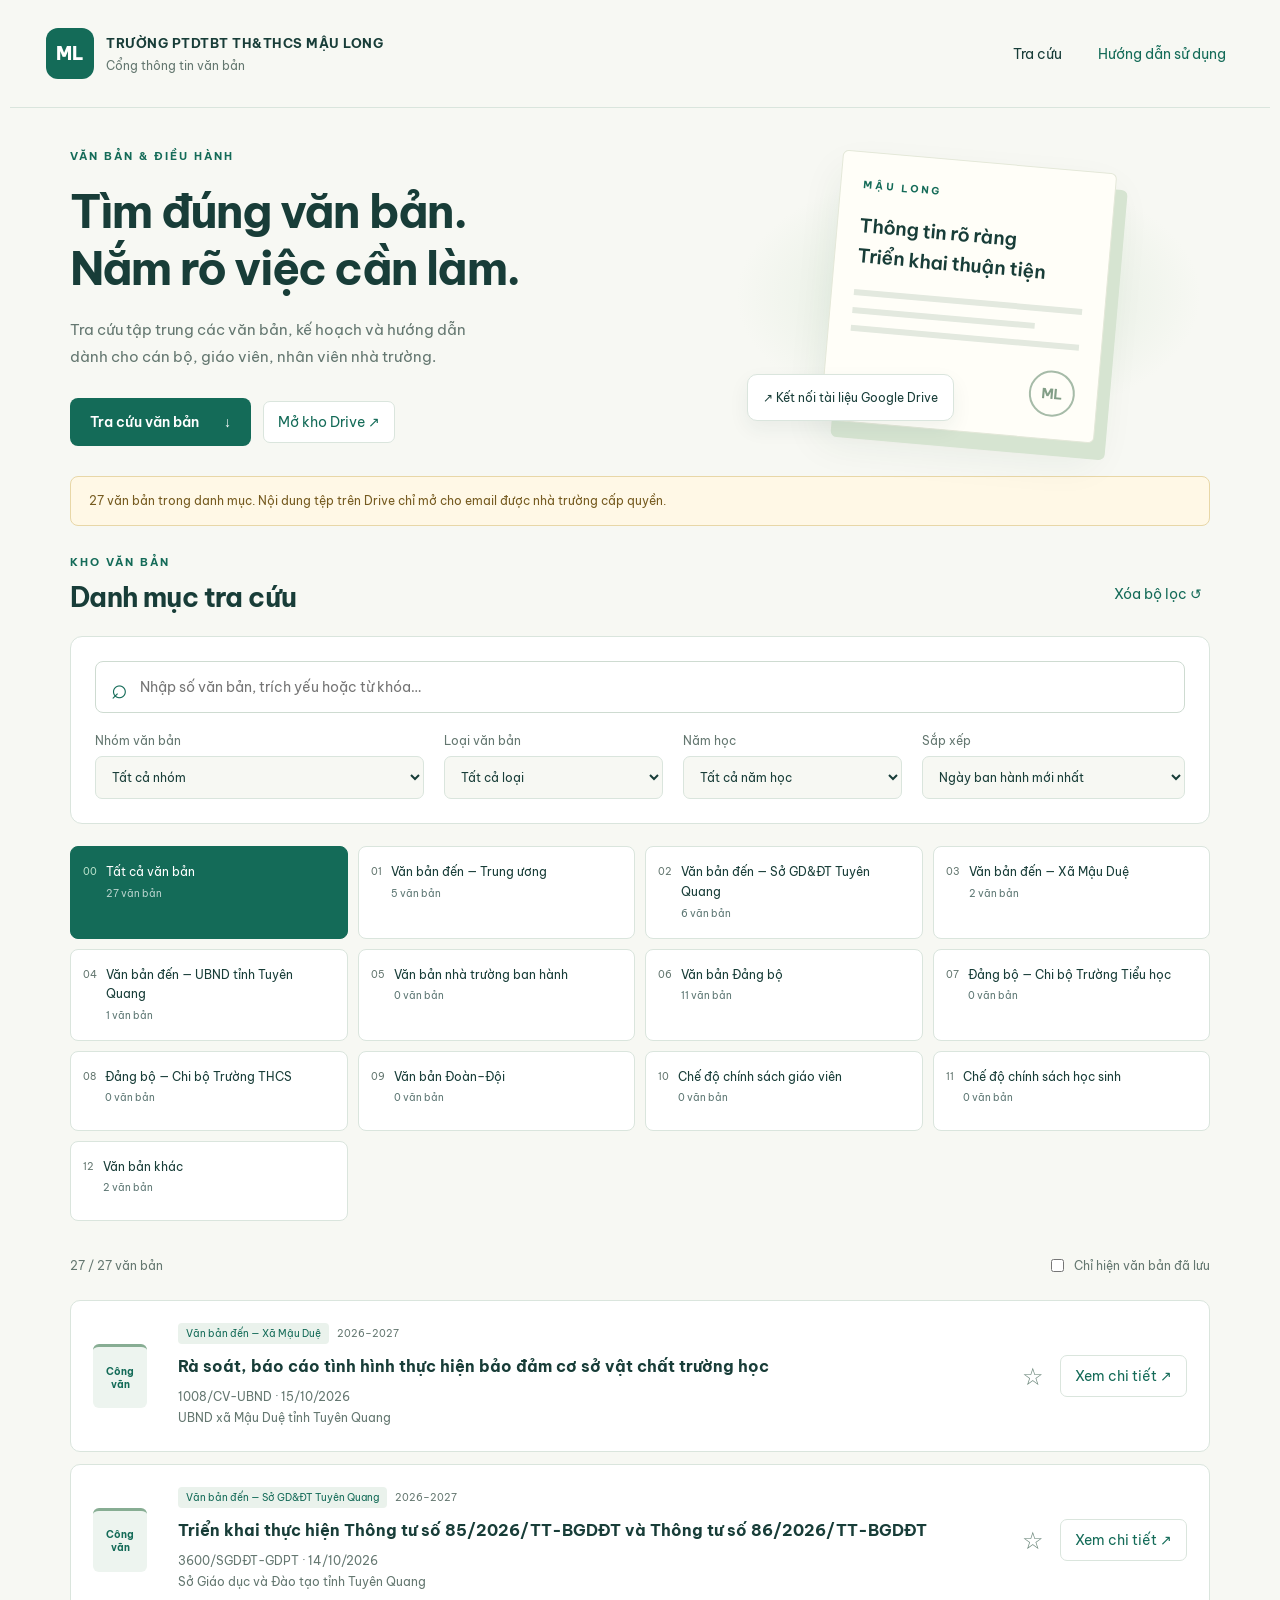
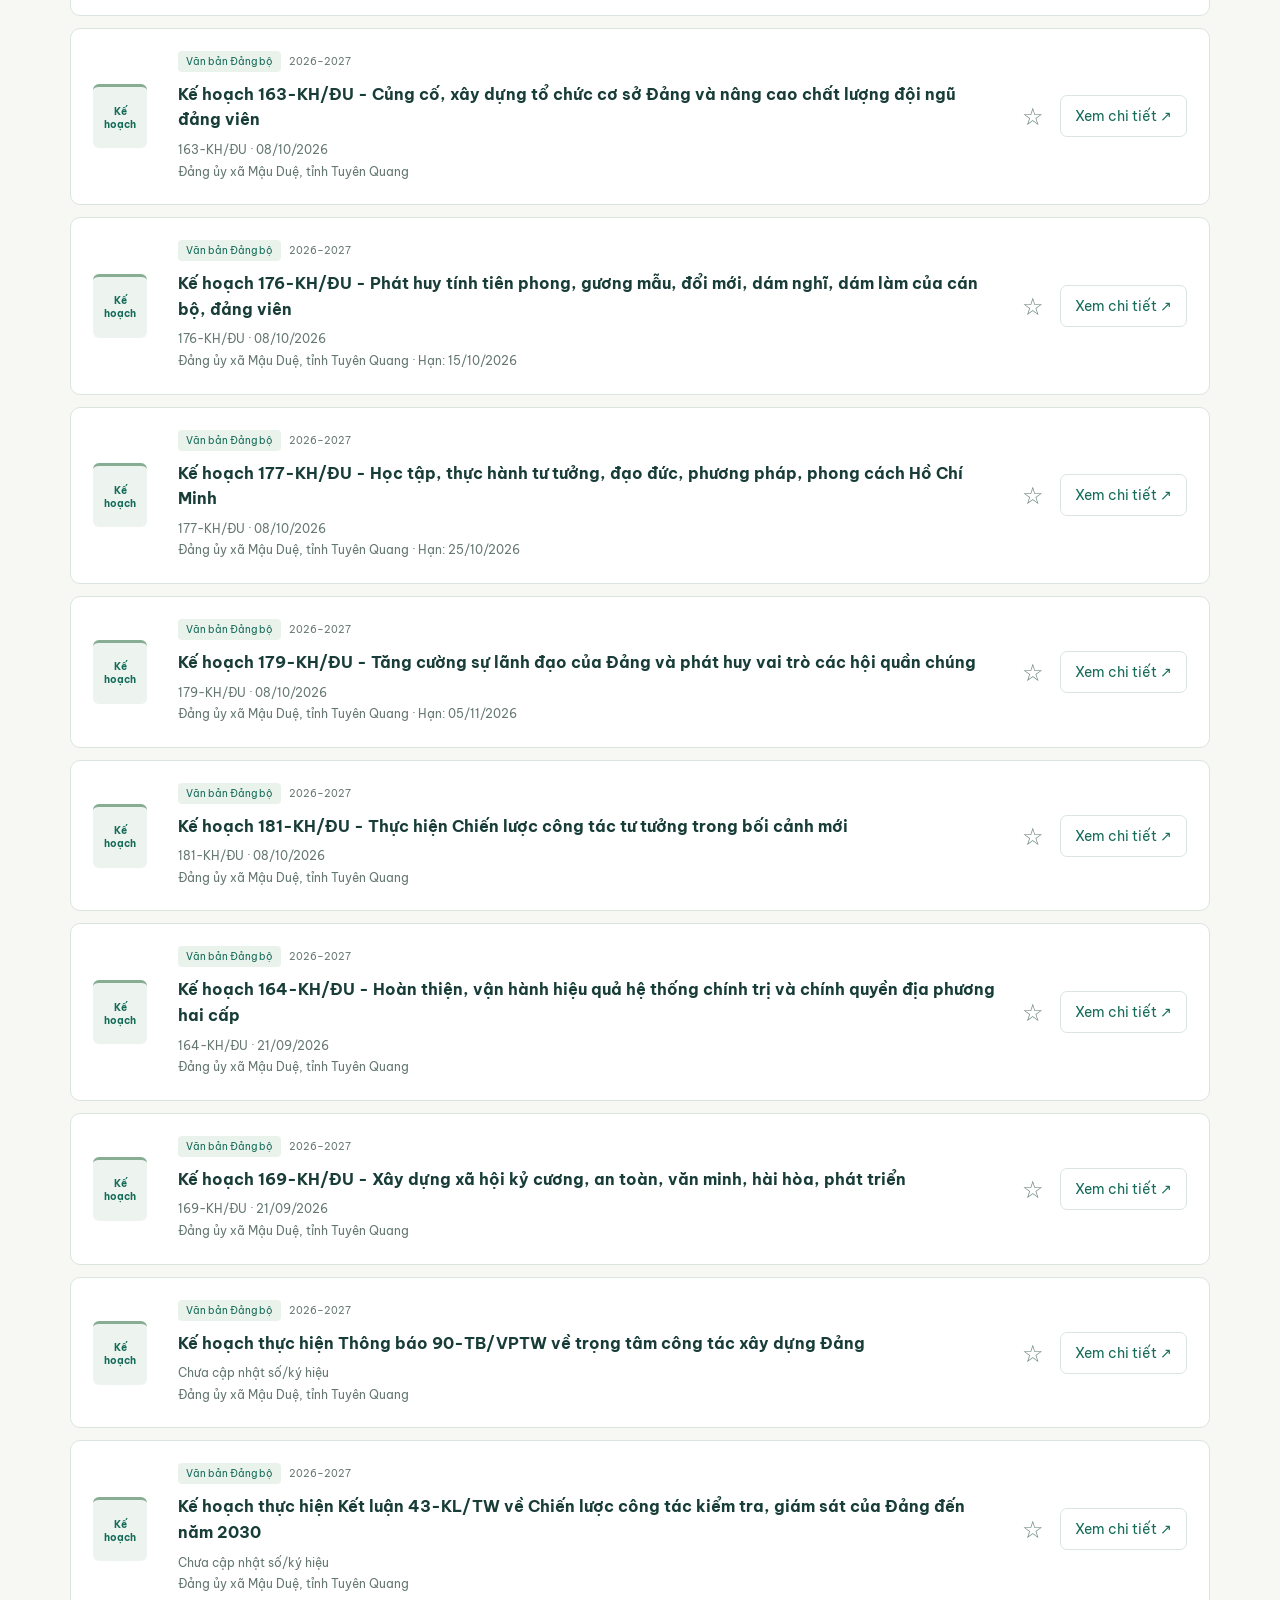
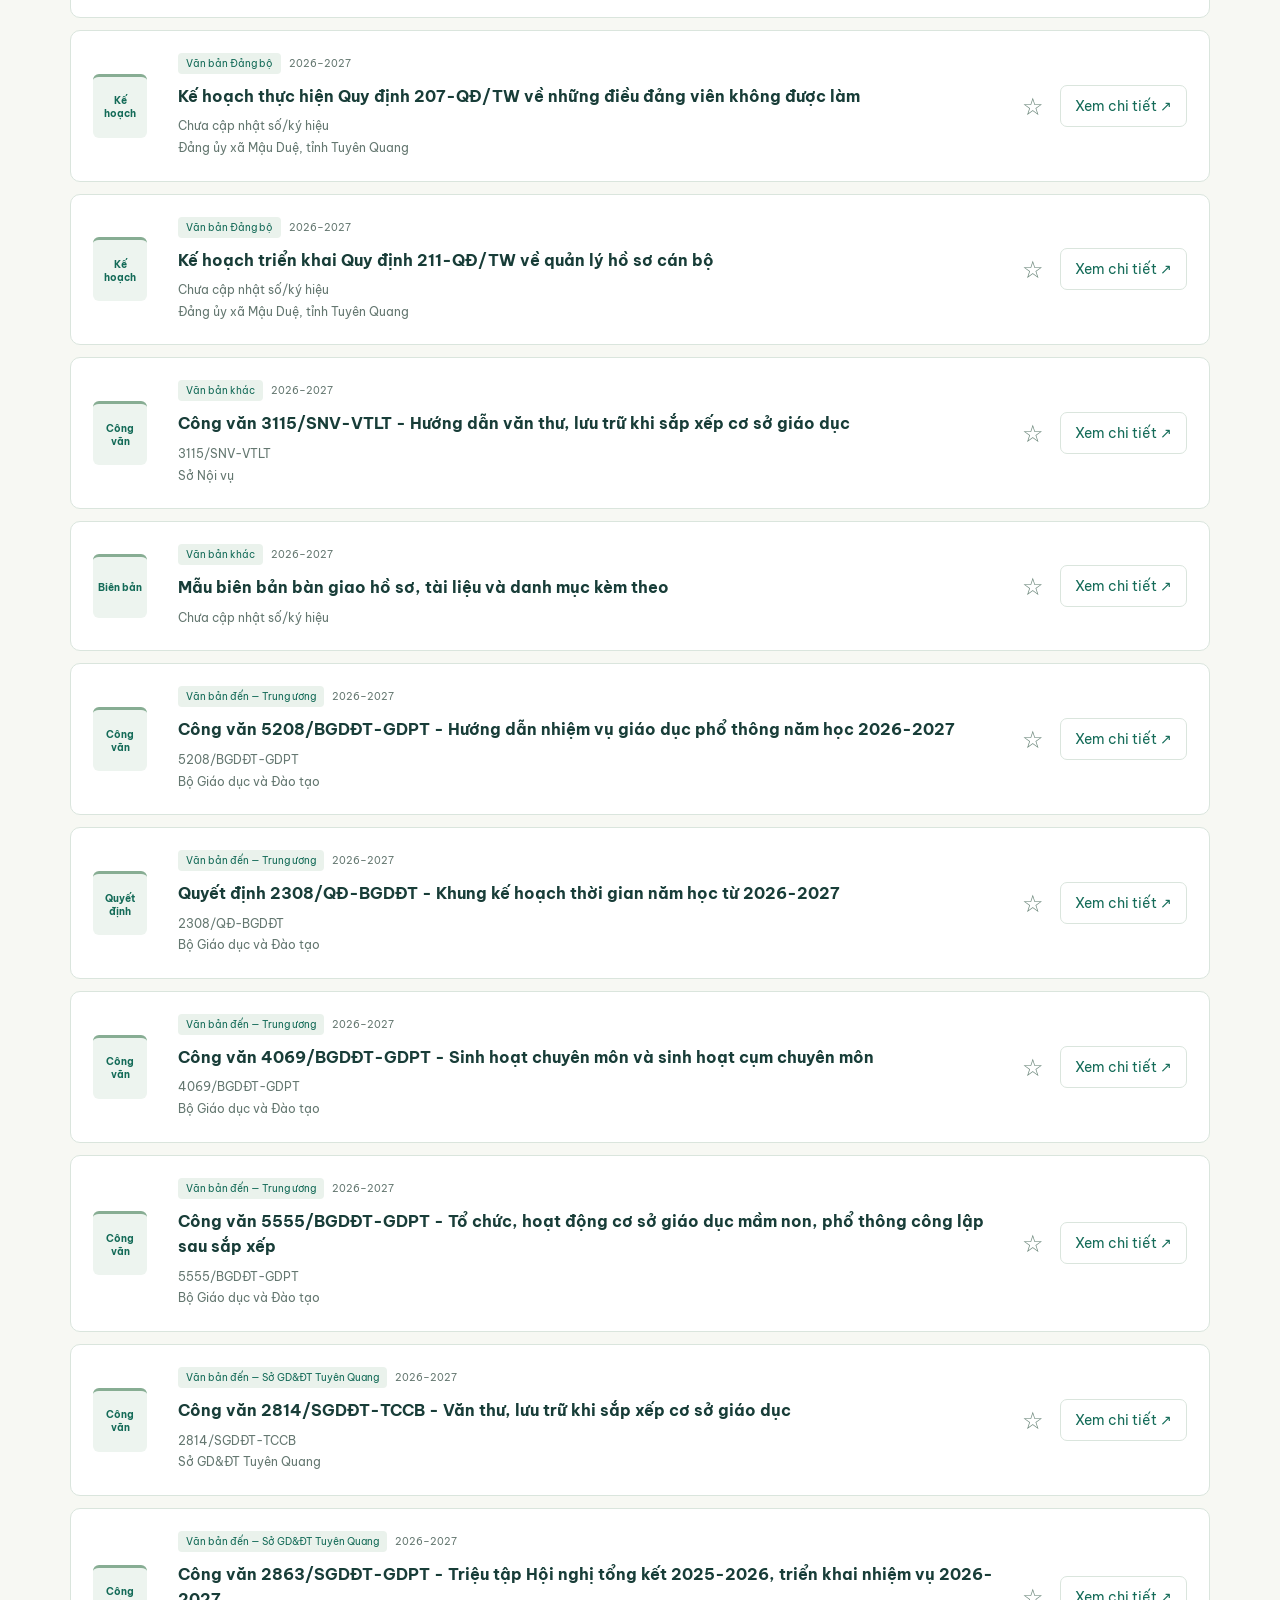
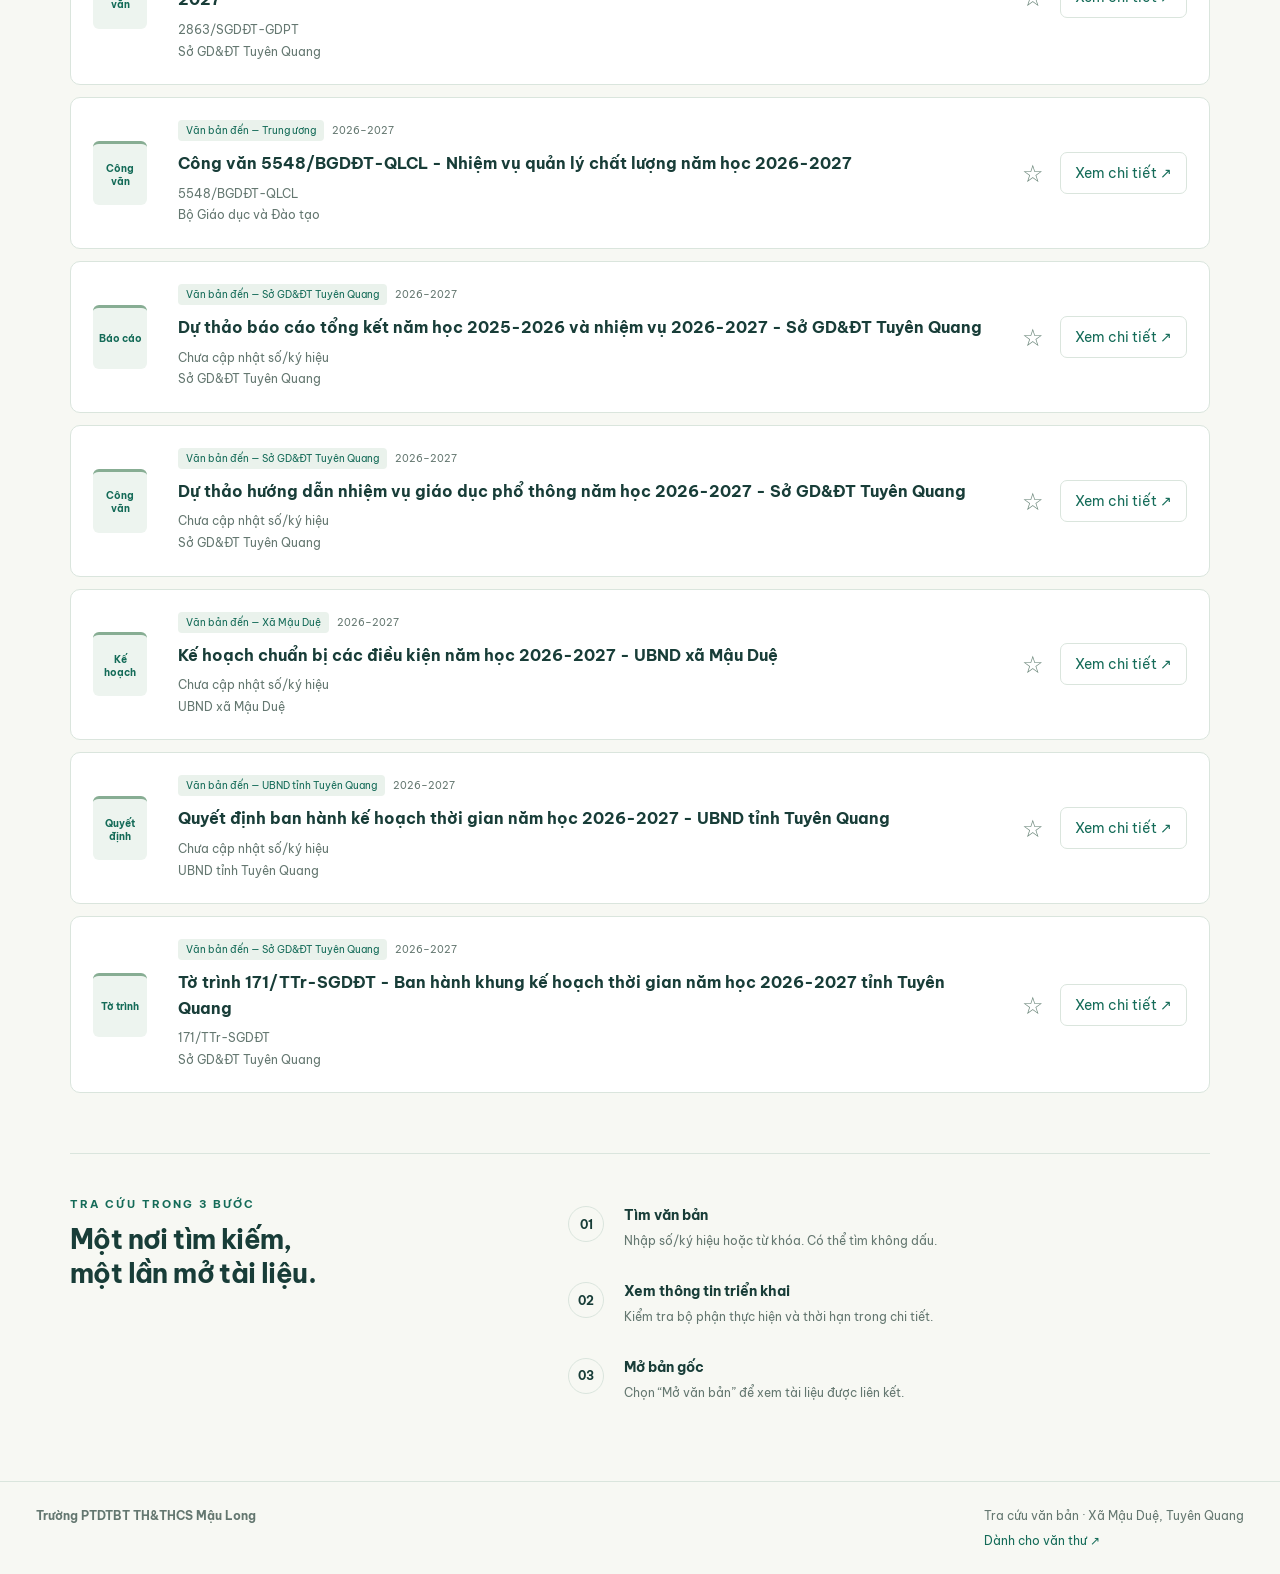
<file: index.html>
<!doctype html>
<html lang="vi">
<head><meta charset="utf-8"><meta name="viewport" content="width=device-width,initial-scale=1"><meta name="description" content="Tra cứu văn bản và thông tin triển khai của Trường PTDTBT TH&THCS Mậu Long"><title>Văn bản · Trường PTDTBT TH&THCS Mậu Long</title><link rel="stylesheet" href="style.css"></head>
<body>
<header><a class="brand" href="./"><span class="emblem" aria-hidden="true">ML</span><span><strong>TRƯỜNG PTDTBT TH&THCS MẬU LONG</strong><small>Cổng thông tin văn bản</small></span></a><nav><a href="#catalog">Tra cứu</a><button id="guide">Hướng dẫn sử dụng</button></nav></header>
<main><section class="hero"><div><span class="eyebrow">VĂN BẢN & ĐIỀU HÀNH</span><h1>Tìm đúng văn bản.<br>Nắm rõ việc cần làm.</h1><p>Tra cứu tập trung các văn bản, kế hoạch và hướng dẫn<br class="desktop"> dành cho cán bộ, giáo viên, nhân viên nhà trường.</p><a class="primary" href="#catalog">Tra cứu văn bản <span aria-hidden="true">↓</span></a><a class="detail" style="display:inline-block;margin-left:12px" target="_blank" rel="noopener noreferrer" href="https://drive.google.com/drive/folders/1xrwAY7P0IQ6kaoqO87vI7cNZvCZ9JtnG">Mở kho Drive ↗</a></div><div class="hero-art" aria-hidden="true"><div class="paper"><span class="paper-tag">MẬU LONG</span><div class="paper-title">Thông tin rõ ràng<br>Triển khai thuận tiện</div><i></i><i></i><i></i><div class="seal">ML</div></div><span class="floating">↗ Kết nối tài liệu Google Drive</span></div></section>
<div class="notice" id="notice" role="status">Đang tải danh mục văn bản…</div>
<section id="catalog"><div class="section-heading"><div><span class="eyebrow">KHO VĂN BẢN</span><h2>Danh mục tra cứu</h2></div><button class="text-button" id="reset">Xóa bộ lọc ↺</button></div>

<div class="search-panel"><label class="search"> <span aria-hidden="true">⌕</span><input id="query" type="search" placeholder="Nhập số văn bản, trích yếu hoặc từ khóa…" aria-label="Tìm văn bản"></label><div class="filters"><label>Nhóm văn bản<select id="category"><option value="">Tất cả nhóm</option></select></label><label>Loại văn bản<select id="form"><option value="">Tất cả loại</option></select></label><label>Năm học<select id="year"><option value="">Tất cả năm học</option></select></label><label>Sắp xếp<select id="sort"><option value="new">Ngày ban hành mới nhất</option><option value="old">Ngày ban hành cũ nhất</option><option value="due">Hạn thực hiện gần nhất</option></select></label></div></div>
<div id="groups" class="group-grid" aria-label="Chọn nhóm văn bản"></div>
<div class="list-toolbar"><p id="count" aria-live="polite"></p><label class="saved"><input id="saved" type="checkbox"> Chỉ hiện văn bản đã lưu</label></div><div id="results"></div>
</section><section class="help"><div><span class="eyebrow">TRA CỨU TRONG 3 BƯỚC</span><h2>Một nơi tìm kiếm,<br>một lần mở tài liệu.</h2></div><ol><li><b>01</b><div><strong>Tìm văn bản</strong><p>Nhập số/ký hiệu hoặc từ khóa. Có thể tìm không dấu.</p></div></li><li><b>02</b><div><strong>Xem thông tin triển khai</strong><p>Kiểm tra bộ phận thực hiện và thời hạn trong chi tiết.</p></div></li><li><b>03</b><div><strong>Mở bản gốc</strong><p>Chọn “Mở văn bản” để xem tài liệu được liên kết.</p></div></li></ol></section></main>
<footer><strong>Trường PTDTBT TH&THCS Mậu Long</strong><span>Tra cứu văn bản · Xã Mậu Duệ, Tuyên Quang<br><a href="quan-ly.html">Dành cho văn thư ↗</a></span></footer>
<dialog id="dialog"><button class="close" aria-label="Đóng">×</button><div id="dialog-content"></div></dialog><script src="common.js"></script><script src="app.js"></script></body></html>
</file>
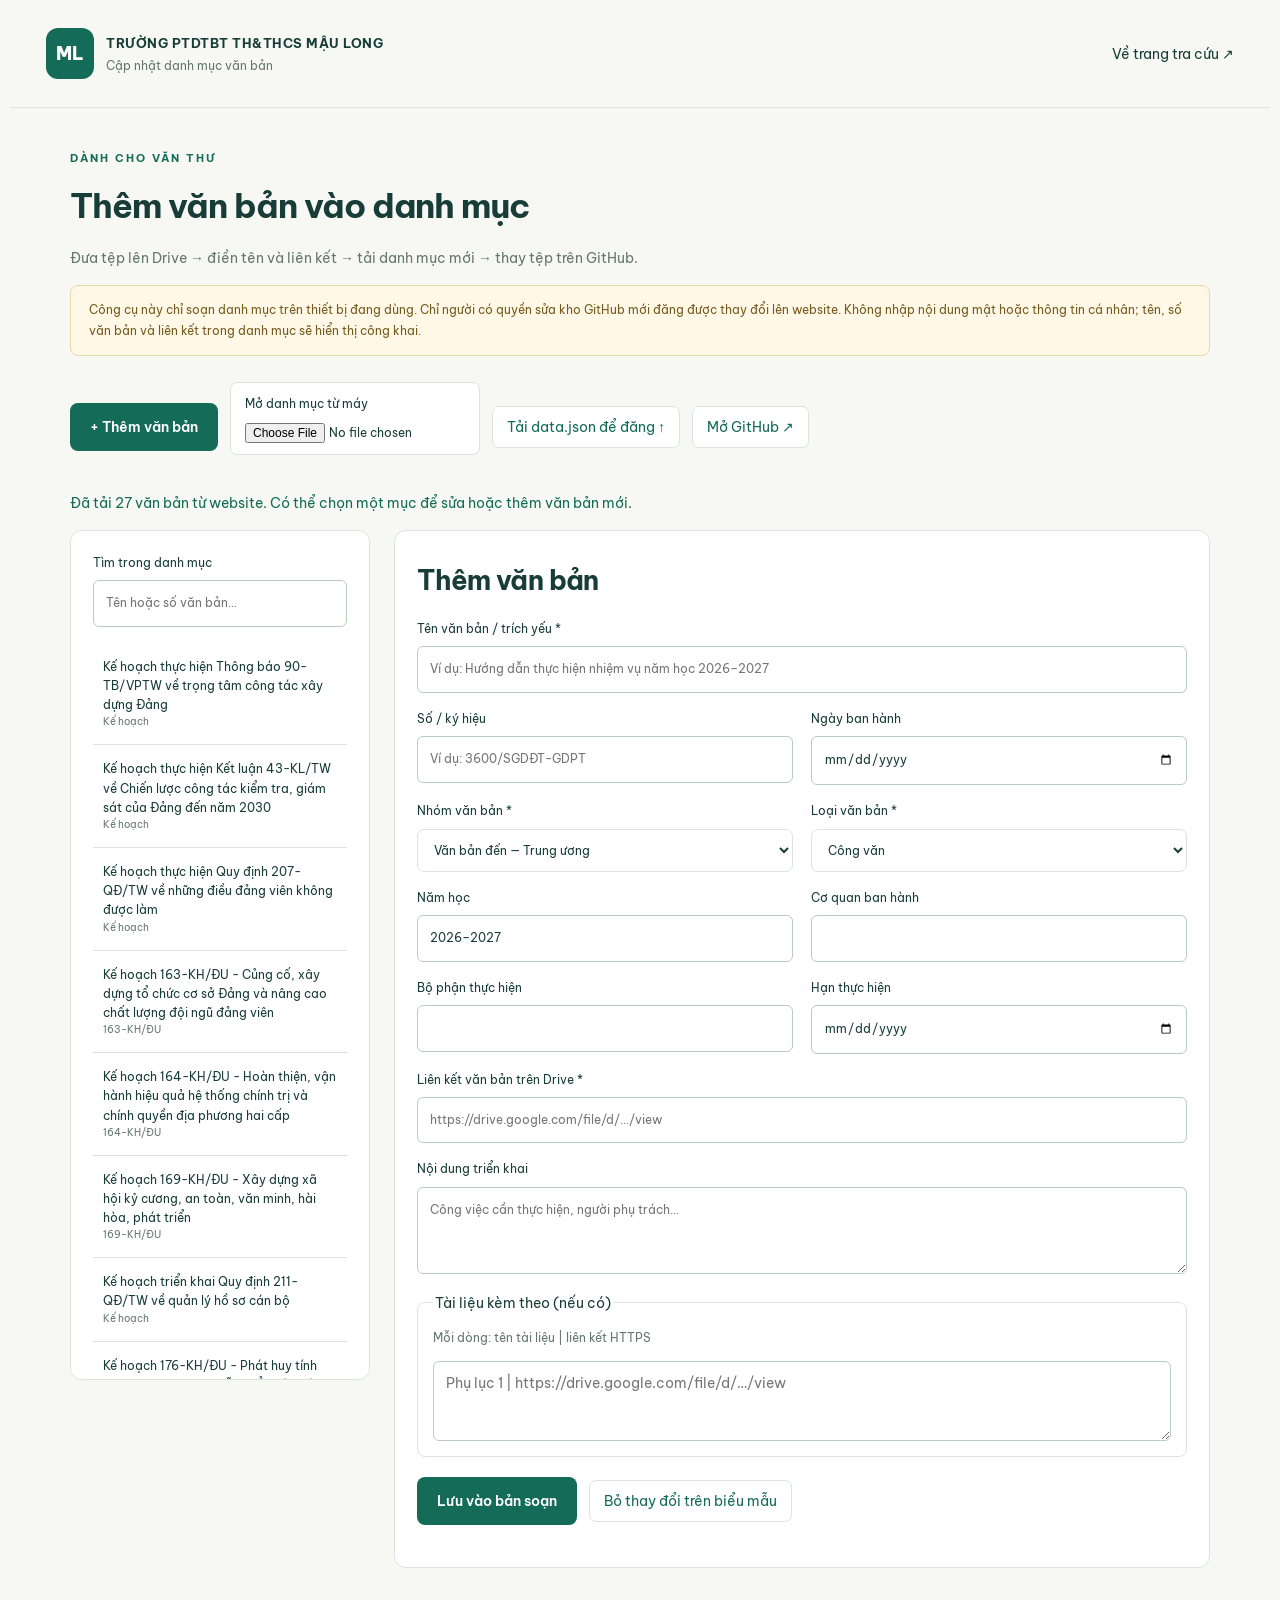
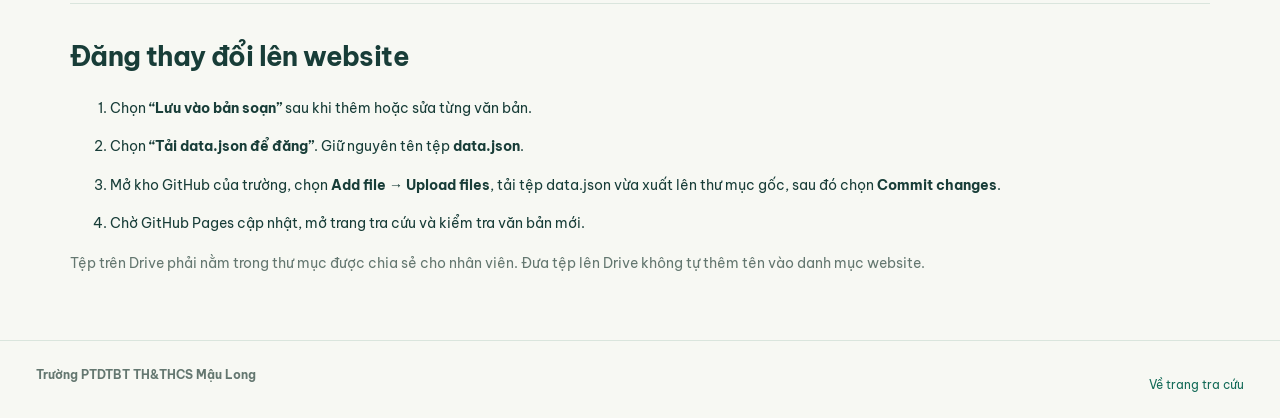
<file: quan-ly.html>
<!doctype html>
<html lang="vi"><head><meta charset="utf-8"><meta name="viewport" content="width=device-width,initial-scale=1"><title>Cập nhật danh mục · Mậu Long</title><link rel="stylesheet" href="style.css"><link rel="stylesheet" href="editor.css"></head>
<body><header><a class="brand" href="./"><span class="emblem">ML</span><span><strong>TRƯỜNG PTDTBT TH&THCS MẬU LONG</strong><small>Cập nhật danh mục văn bản</small></span></a><nav><a href="./">Về trang tra cứu ↗</a></nav></header>
<main class="editor"><span class="eyebrow">DÀNH CHO VĂN THƯ</span><h1>Thêm văn bản vào danh mục</h1>
<p>Đưa tệp lên Drive → điền tên và liên kết → tải danh mục mới → thay tệp trên GitHub.</p>
<div class="notice">Công cụ này chỉ soạn danh mục trên thiết bị đang dùng. Chỉ người có quyền sửa kho GitHub mới đăng được thay đổi lên website. Không nhập nội dung mật hoặc thông tin cá nhân; tên, số văn bản và liên kết trong danh mục sẽ hiển thị công khai.</div>
<div class="editor-toolbar"><button class="primary" id="new">+ Thêm văn bản</button><label class="detail file-label">Mở danh mục từ máy<input id="import" type="file" accept=".json,application/json"></label><button class="detail" id="export">Tải data.json để đăng ↑</button><a class="detail" id="github" hidden target="_blank" rel="noopener noreferrer">Mở GitHub ↗</a></div>
<p id="status" role="status" aria-live="polite">Đang tải danh mục…</p>
<section class="editor-layout"><div class="editor-list"><label>Tìm trong danh mục<input id="editor-search" type="search" placeholder="Tên hoặc số văn bản…"></label><div id="editor-records"></div></div>
<form id="record-form"><h2 id="form-heading">Thêm văn bản</h2><input type="hidden" name="id">
<label class="wide">Tên văn bản / trích yếu *<input name="title" required maxlength="600" placeholder="Ví dụ: Hướng dẫn thực hiện nhiệm vụ năm học 2026–2027"></label>
<div class="form-grid"><label>Số / ký hiệu<input name="number" placeholder="Ví dụ: 3600/SGDĐT-GDPT"></label><label>Ngày ban hành<input name="date" type="date"></label>
<label>Nhóm văn bản *<select name="category" required></select></label><label>Loại văn bản *<select name="form" required></select></label>
<label>Năm học<input name="year" value="2026–2027" placeholder="2026–2027"></label><label>Cơ quan ban hành<input name="issuer"></label>
<label>Bộ phận thực hiện<input name="department"></label><label>Hạn thực hiện<input name="deadline" type="date"></label></div>
<label>Liên kết văn bản trên Drive *<input name="url" type="url" required placeholder="https://drive.google.com/file/d/…/view"></label>
<label>Nội dung triển khai<textarea name="note" rows="3" placeholder="Công việc cần thực hiện, người phụ trách…"></textarea></label>
<fieldset><legend>Tài liệu kèm theo (nếu có)</legend><p>Mỗi dòng: tên tài liệu | liên kết HTTPS</p><textarea name="attachments" rows="3" placeholder="Phụ lục 1 | https://drive.google.com/file/d/…/view"></textarea></fieldset>
<div class="editor-toolbar"><button class="primary" type="submit">Lưu vào bản soạn</button><button class="detail" id="cancel" type="button">Bỏ thay đổi trên biểu mẫu</button><button class="danger" id="delete" type="button" hidden>Xóa khỏi bản soạn</button></div>
</form></section>
<section class="publish-guide"><h2>Đăng thay đổi lên website</h2><ol><li>Chọn <strong>“Lưu vào bản soạn”</strong> sau khi thêm hoặc sửa từng văn bản.</li><li>Chọn <strong>“Tải data.json để đăng”</strong>. Giữ nguyên tên tệp <strong>data.json</strong>.</li><li>Mở kho GitHub của trường, chọn <strong>Add file → Upload files</strong>, tải tệp data.json vừa xuất lên thư mục gốc, sau đó chọn <strong>Commit changes</strong>.</li><li>Chờ GitHub Pages cập nhật, mở trang tra cứu và kiểm tra văn bản mới.</li></ol><p>Tệp trên Drive phải nằm trong thư mục được chia sẻ cho nhân viên. Đưa tệp lên Drive không tự thêm tên vào danh mục website.</p></section>
</main><footer><strong>Trường PTDTBT TH&THCS Mậu Long</strong><a href="./">Về trang tra cứu</a></footer><script src="common.js"></script><script src="editor.js"></script></body></html>
</file>
<file: style.css>
@import url('https://fonts.googleapis.com/css2?family=Be+Vietnam+Pro:wght@400;500;600;700;800&display=swap');
:root{--ink:#183d38;--green:#146b58;--muted:#647770;--border:#dae5dd;--bg:#f7f8f3}*{box-sizing:border-box}body{margin:0;background:var(--bg);color:var(--ink);font-family:'Be Vietnam Pro',Arial,sans-serif;font-size:14px}button,input,select{font:inherit}button,a,input,select{outline-offset:4px}button,a{touch-action:manipulation}button{cursor:pointer}a{color:inherit;text-decoration:none}header{max-width:1260px;margin:auto;display:flex;align-items:center;justify-content:space-between;padding:28px 36px;border-bottom:1px solid var(--border)}.brand{display:flex;align-items:center;gap:12px}.brand strong{font-size:13px;letter-spacing:.5px}.brand small{display:block;color:var(--muted);margin-top:6px;font-size:12px}.emblem{background:var(--green);color:white;padding:14px 10px;border-radius:12px;font-weight:800;font-size:18px}nav{display:flex;gap:28px;align-items:center}nav button,.text-button{border:0;background:none;color:var(--green);padding:8px}main{max-width:1188px;margin:auto;padding:0 24px}.hero{display:grid;grid-template-columns:1.3fr 1fr;gap:30px;align-items:center;padding:65px 0 52px}.eyebrow{font-size:11px;font-weight:700;letter-spacing:2px;color:var(--green)}h1{font-size:clamp(32px,4.1vw,52px);line-height:1.24;letter-spacing:-1.8px;margin:19px 0}p{line-height:1.8;color:var(--muted)}.hero p{font-size:15px;margin-bottom:28px}.primary{display:inline-flex;gap:25px;background:var(--green);color:white;padding:15px 20px;border-radius:8px;font-weight:600}.hero-art{position:relative;display:flex;justify-content:center;align-items:center;min-height:290px;background:radial-gradient(ellipse,#dce9d9 0,transparent 68%)}.paper{width:275px;background:#fffef8;padding:30px;transform:rotate(5deg);border:1px solid #e4e8d9;box-shadow:12px 16px 0 #d6e4d1,0 20px 40px #17463112;border-radius:6px}.paper-tag{font-size:10px;letter-spacing:3px;color:var(--green);font-weight:700}.paper-title{font-size:21px;line-height:1.6;margin:18px 0;font-weight:600}.paper i{display:block;background:#e3e9df;height:6px;margin:12px 0}.paper i:nth-of-type(2){width:80%}.seal{margin:22px 0 0 auto;border:2px solid #a6bba8;color:#829e87;border-radius:50%;width:46px;height:46px;display:grid;place-items:center;font-weight:700}.floating{position:absolute;bottom:10px;left:20px;border:1px solid var(--border);background:#fff;padding:15px;border-radius:10px;box-shadow:0 8px 20px #183d3810;font-size:12px}.notice{padding:14px 18px;border:1px solid #e8d7a7;border-radius:8px;background:#fff8e6;color:#765b20;font-size:12px;line-height:1.7;margin-bottom:40px}.section-heading{display:flex;align-items:center;justify-content:space-between}h2{font-size:27px;letter-spacing:-.6px;margin:10px 0 22px}.search-panel{background:white;border:1px solid var(--border);padding:24px;border-radius:12px}.search{display:flex;gap:12px;border:1px solid #cedbd1;border-radius:8px;padding:0 15px;align-items:center}.search span{font-size:28px;color:var(--green)}.search input{width:100%;border:0;background:transparent;padding:16px 0;color:var(--ink)}.filters{display:grid;grid-template-columns:1fr 1fr 1fr;gap:20px;margin-top:20px}.filters label{font-size:12px;color:var(--muted)}select{display:block;width:100%;border:1px solid var(--border);border-radius:7px;background:var(--bg);padding:12px;color:var(--ink);margin-top:8px}.list-toolbar{display:flex;justify-content:space-between;align-items:center;margin:12px 0;font-size:12px}.saved{display:flex;gap:7px;align-items:center;color:var(--muted)}input[type=checkbox]{accent-color:var(--green)}.card{display:grid;grid-template-columns:65px 1fr auto;gap:20px;align-items:center;background:white;border:1px solid var(--border);border-radius:10px;padding:22px;margin-bottom:12px}.doc-icon{width:54px;height:64px;border-radius:6px;background:#edf4ef;display:grid;place-items:center;color:var(--green);font-weight:700;font-size:12px;border-top:3px solid #87ad93}.tags{display:flex;gap:8px;flex-wrap:wrap;align-items:center;font-size:10px;color:var(--muted)}.tag{background:#eaf2ec;color:var(--green);padding:4px 8px;border-radius:4px}.demo{background:#fff2d8;color:#896720}.card h3{font-size:16px;line-height:1.6;margin:10px 0 6px}.metadata{font-size:12px;color:var(--muted);line-height:1.8}.actions{display:flex;gap:10px;align-items:center}.detail{padding:11px 14px;border:1px solid var(--border);background:white;border-radius:7px;color:var(--green)}.bookmark{background:none;border:0;font-size:24px;color:#6c877b;padding:6px}.bookmark[aria-pressed=true]{color:#b77b19}.empty{text-align:center;padding:50px 20px;background:white;border:1px dashed var(--border);border-radius:10px}.empty h3{font-size:18px}.help{margin:60px 0;display:grid;grid-template-columns:1fr 1.4fr;gap:40px;border-top:1px solid var(--border);padding-top:40px}.help ol{margin:0;padding:0;list-style:none}.help li{display:flex;gap:20px;padding:12px 0}.help b{font-size:12px;border:1px solid var(--border);border-radius:50%;width:36px;height:36px;display:grid;place-items:center;flex-shrink:0}.help p{font-size:12px;margin:6px 0}footer{border-top:1px solid var(--border);padding:26px 36px;display:flex;justify-content:space-between;gap:15px;color:var(--muted);font-size:12px}dialog{border:1px solid var(--border);border-radius:14px;padding:34px;max-width:620px;width:calc(100% - 32px);color:var(--ink);max-height:85vh;overflow:auto}dialog::backdrop{background:#123e3666}.close{position:absolute;right:12px;top:8px;background:none;border:0;font-size:28px;color:var(--muted)}dialog h2{font-size:22px;line-height:1.6}dialog dl{display:grid;grid-template-columns:140px 1fr;gap:14px;font-size:13px;line-height:1.7}dt{color:var(--muted)}dd{margin:0;overflow-wrap:anywhere}dialog .primary{margin-top:18px}dialog li{line-height:1.8;margin-bottom:12px}.error{color:#a23825}@media(max-width:760px){header{padding:18px 20px;gap:15px}nav a{display:none}nav{gap:0}.brand strong{font-size:10px}.brand small{font-size:10px}.emblem{font-size:14px;padding:12px 8px}nav button{font-size:11px}.hero{grid-template-columns:1fr;padding:40px 0 30px;gap:5px}.hero-art{display:none}.hero p{font-size:14px}.desktop{display:none}.notice{margin-bottom:28px}.filters{grid-template-columns:1fr;gap:12px}.search-panel{padding:16px}.search input{font-size:12px}.card{grid-template-columns:1fr;padding:18px;gap:8px}.doc-icon{display:none}.actions{justify-content:flex-end}.card h3{font-size:14px}.list-toolbar{align-items:flex-start;gap:10px}.saved{max-width:155px;line-height:1.6}h2{font-size:23px}.help{grid-template-columns:1fr;gap:5px;margin:40px 0}.help h2 br{display:none}footer{flex-direction:column;padding:24px}dialog{padding:28px 22px}dialog dl{grid-template-columns:1fr;gap:5px}dd{margin-bottom:10px}}
.group-grid{display:grid;grid-template-columns:repeat(5,1fr);gap:10px;margin:0 0 22px}.group-button{display:flex;align-items:flex-start;gap:9px;text-align:left;padding:15px 12px;min-height:80px;border:1px solid var(--border);background:white;border-radius:8px;color:var(--ink);font-size:12px;line-height:1.65}.group-number{font-size:10px;color:var(--muted);padding-top:2px}.group-button[aria-pressed=true]{background:var(--green);color:white;border-color:var(--green)}.group-button[aria-pressed=true] .group-number{color:#b8e0ca}@media(max-width:1000px){.group-grid{grid-template-columns:repeat(3,1fr)}}@media(max-width:600px){.group-grid{grid-template-columns:repeat(2,1fr)}.group-button{min-height:74px;padding:12px 10px;font-size:11px}}

.filters{grid-template-columns:1.5fr 1fr 1fr 1.2fr}.group-button small{display:block;margin-top:4px;font-size:10px;opacity:.7}.doc-icon{font-size:10px;text-align:center;padding:4px}.attachments a{color:var(--green);text-decoration:underline}footer a{display:inline-block;margin-top:10px;color:var(--green)}@media(max-width:760px){.filters{grid-template-columns:1fr 1fr}.brand strong{max-width:210px;display:block;line-height:1.6}}@media(max-width:480px){.filters{grid-template-columns:1fr}}

.hero{padding:38px 0 30px}.hero-art{min-height:240px}.hero h1{font-size:clamp(32px,3.6vw,46px)}.notice{margin-bottom:26px}.search-panel{margin-bottom:22px}.paper{padding:22px}.paper-title{font-size:19px}.group-grid{grid-template-columns:repeat(4,1fr)}@media(max-width:760px){.group-grid{grid-template-columns:repeat(2,1fr)}.hero{padding:30px 0 22px}}
</file>
<file: editor.css>
.editor{padding-top:40px;padding-bottom:50px}.editor h1{font-size:34px;letter-spacing:-1px}.editor-toolbar{display:flex;gap:12px;flex-wrap:wrap;align-items:center;margin:20px 0}.editor-toolbar .primary{border:0}.file-label input{display:block;max-width:220px;margin-top:8px;font-size:12px}.editor-layout{display:grid;grid-template-columns:300px 1fr;gap:24px;align-items:start}.editor-list,form{border:1px solid var(--border);border-radius:12px;padding:22px;background:white}.editor-list{max-height:850px;overflow:auto}.editor label{display:block;color:var(--ink);font-size:12px;line-height:1.7;margin-bottom:16px}.editor input:not([type=file]),.editor textarea{display:block;width:100%;border:1px solid #b9ccc0;border-radius:6px;padding:12px;margin-top:7px;background:white;color:var(--ink);font:inherit}.editor textarea{resize:vertical}.form-grid{display:grid;grid-template-columns:1fr 1fr;gap:0 18px}.editor select{background:white}.record-button{display:block;width:100%;text-align:left;padding:14px 10px;border:0;border-bottom:1px solid var(--border);background:white;color:var(--ink);font:inherit;font-size:12px;line-height:1.6}.record-button small{display:block;color:var(--muted)}.record-button[aria-pressed=true]{background:#edf4ef;color:var(--green)}fieldset{border:1px solid var(--border);border-radius:8px;margin:20px 0;padding:15px}fieldset p{font-size:12px;margin-top:0}.danger{border:1px solid #d49e9e;color:#a32f2f;background:white;padding:11px;border-radius:7px}.publish-guide{margin-top:35px;border-top:1px solid var(--border);padding-top:25px}.publish-guide li{line-height:1.9;margin:12px 0}#status{color:var(--green)}[hidden]{display:none!important}@media(max-width:900px){.editor-layout{grid-template-columns:1fr}.editor-list{max-height:280px}}@media(max-width:550px){.form-grid{grid-template-columns:1fr}.editor h1{font-size:28px}.editor-toolbar>*{width:100%;text-align:center}.editor-list,form{padding:16px}}
</file>
